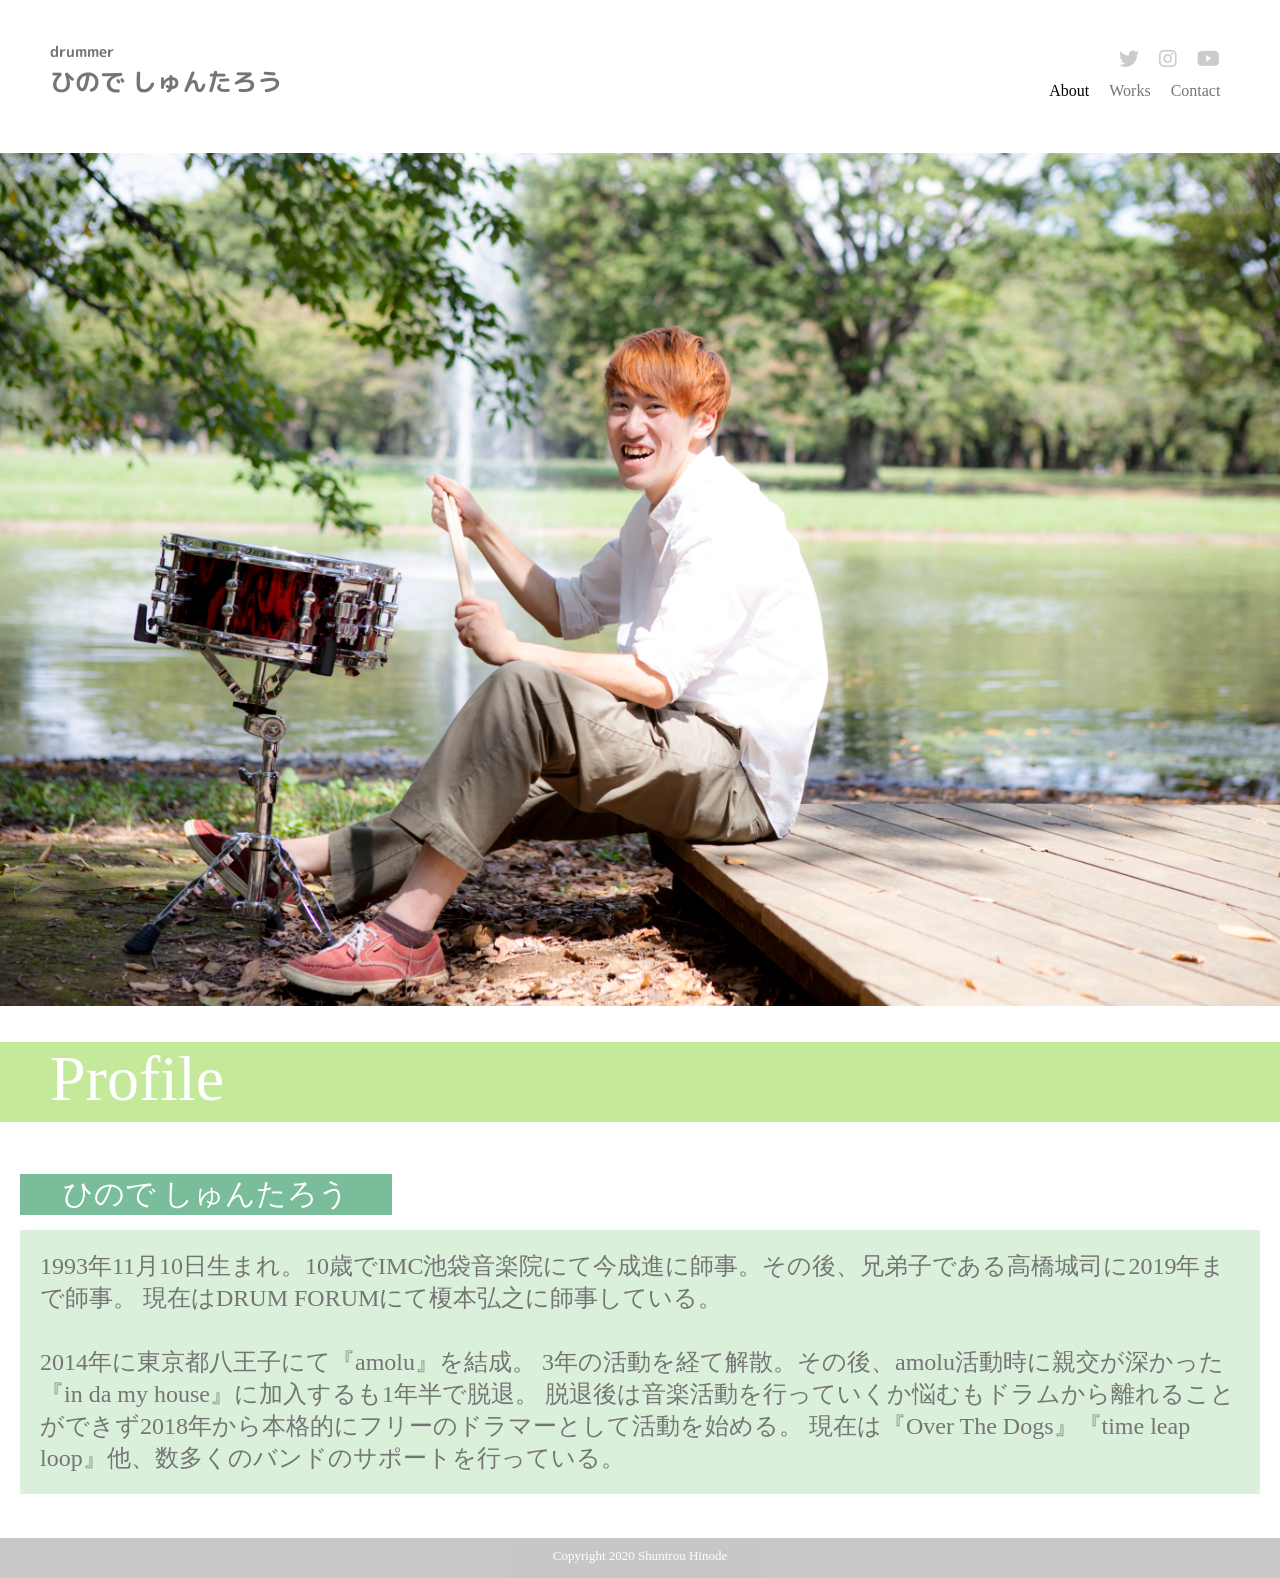
<file: about.html>
<!DOCTYPE html>
<html lang="ja">
<head>
    <meta charset="UTF-8">
    <link rel="stylesheet" href="style2.css">
    <link rel="stylesheet" href="style3.css">
    <title>ひので しゅんたろう</title>
    <meta name=”viewport” content=”width=device-width,initial-scale=1.0″>
    <link href="https://use.fontawesome.com/releases/v5.6.1/css/all.css" rel="stylesheet">
    <link href="https://fonts.googleapis.com/css?family=M+PLUS+Rounded+1c" rel="stylesheet">
</head>
<body>
  <header>
    <div class ="wf-roundedmplus1c logo" ><p>drummer</p><a href="drum.html">ひので しゅんたろう</div></a>
    <nav>
      <ul class ="sns">
        <li><a href = "https://twitter.com/drumnode"><i class="fab fa-twitter"></i></a></li>
        <li><a href = "https://www.instagram.com/drumnode/"><i class="fab fa-instagram"></i></a></li>
        <li><a href = "https://www.youtube.com/channel/UCMM3TP7CQodtsTiZH_EDlDg"><i class="fab fa-youtube"></i></a></li>
      </ul>
      <ul class ="menu">
        <li class="about">About</li>
        <li ><a href="works.html">Works</a></li>
        <li><a href="contact.html">Contact</a></li>
      </ul>
    </nav>
    </header>

    <main>
      <div class="pro_photo">
        <img src="pro.jpg">
      </div>
      <div class="bar">Profile</div>

      <div class="profile_box">
        <div class ="profile">
          <div class="name">ひので しゅんたろう</div>
          <div class="pro_message">1993年11月10日生まれ。10歳でIMC池袋音楽院にて今成進に師事。その後、兄弟子である高橋城司に2019年まで師事。
            現在はDRUM FORUMにて榎本弘之に師事している。<br><br>2014年に東京都八王子にて『amolu』を結成。
            3年の活動を経て解散。その後、amolu活動時に親交が深かった『in da my house』に加入するも1年半で脱退。
            脱退後は音楽活動を行っていくか悩むもドラムから離れることができず2018年から本格的にフリーのドラマーとして活動を始める。
            現在は『Over The Dogs』『time leap loop』他、数多くのバンドのサポートを行っている。
            </div>
            </div>


    </main>
    <footer>
        <div>
          <p>Copyright 2020 Shuntrou Hinode
        </div>

    </footer>
    </body>
</file>
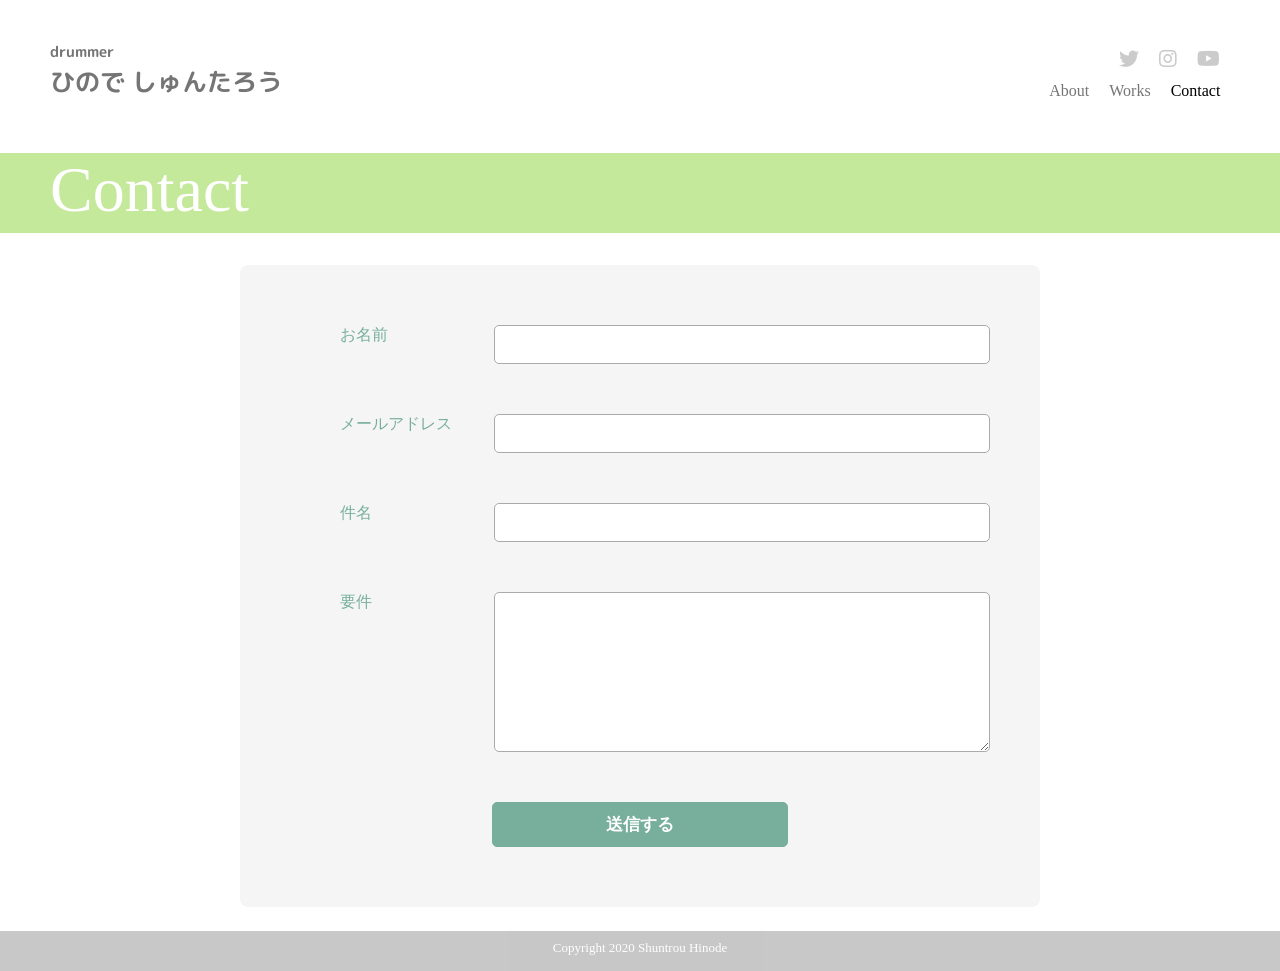
<file: contact.html>
<!DOCTYPE html>
<html lang="ja">
<head>
    <meta charset="UTF-8">
    <link rel="stylesheet" href="style2.css">
      <link rel="stylesheet" href="style5.css">
    <title>ひので しゅんたろう</title>
    <meta name=”viewport” content=”width=device-width,initial-scale=1.0″>
    <link href="https://use.fontawesome.com/releases/v5.6.1/css/all.css" rel="stylesheet">
    <link href="https://fonts.googleapis.com/css?family=M+PLUS+Rounded+1c" rel="stylesheet">
</head>
<body>
  <header>
    <div class ="wf-roundedmplus1c logo" ><p>drummer</p><a href="drum.html">ひので しゅんたろう</div></a>
    <nav>
      <ul class ="sns">
        <li><a href = "https://twitter.com/drumnode"><i class="fab fa-twitter"></i></a></li>
        <li><a href = "https://www.instagram.com/drumnode/"><i class="fab fa-instagram"></i></a></li>
        <li><a href = "https://www.youtube.com/channel/UCMM3TP7CQodtsTiZH_EDlDg"><i class="fab fa-youtube"></i></a></li>
      </ul>
      <ul class ="menu">
        <li><a href="about.html">About</a></li>
        <li><a href="works.html">Works</a></li>
        <li class='contact'>Contact</li>
      </ul>
    </nav>
    </header>

    <main>
    <div class ="bar">Contact</div>


    <form method="POST" action="blog.php">
      <div class="contact_form">

      <div class="item">
      <label for="name" class="labels">お名前</label>
      <input class="inputs" id="name" type="text" name="yourname">
      </div>
      <div class="item">
      <label for="mail" class="labels">メールアドレス</label>
      <input class="inputs" id="mail" type="email" name="mail">
      </div>
      <div class="item">
      <label for="title" class="labels">件名</label>
      <input id="title" class="inputs" type="text" name="title">
      </div>
      <div class="item">
      <label for="comment" class="labels">要件</label>
      <textarea id="comment" name="comment" class="inputs"></textarea>
      </div>
      <div class="btn-area">
      <input class="inputs btn" type="submit" value="送信する">
    </div>
    </form>
  </div>



    </main>
    <footer>
        <div>
          <p>Copyright 2020 Shuntrou Hinode
        </div>

    </footer>
    </body>
</file>
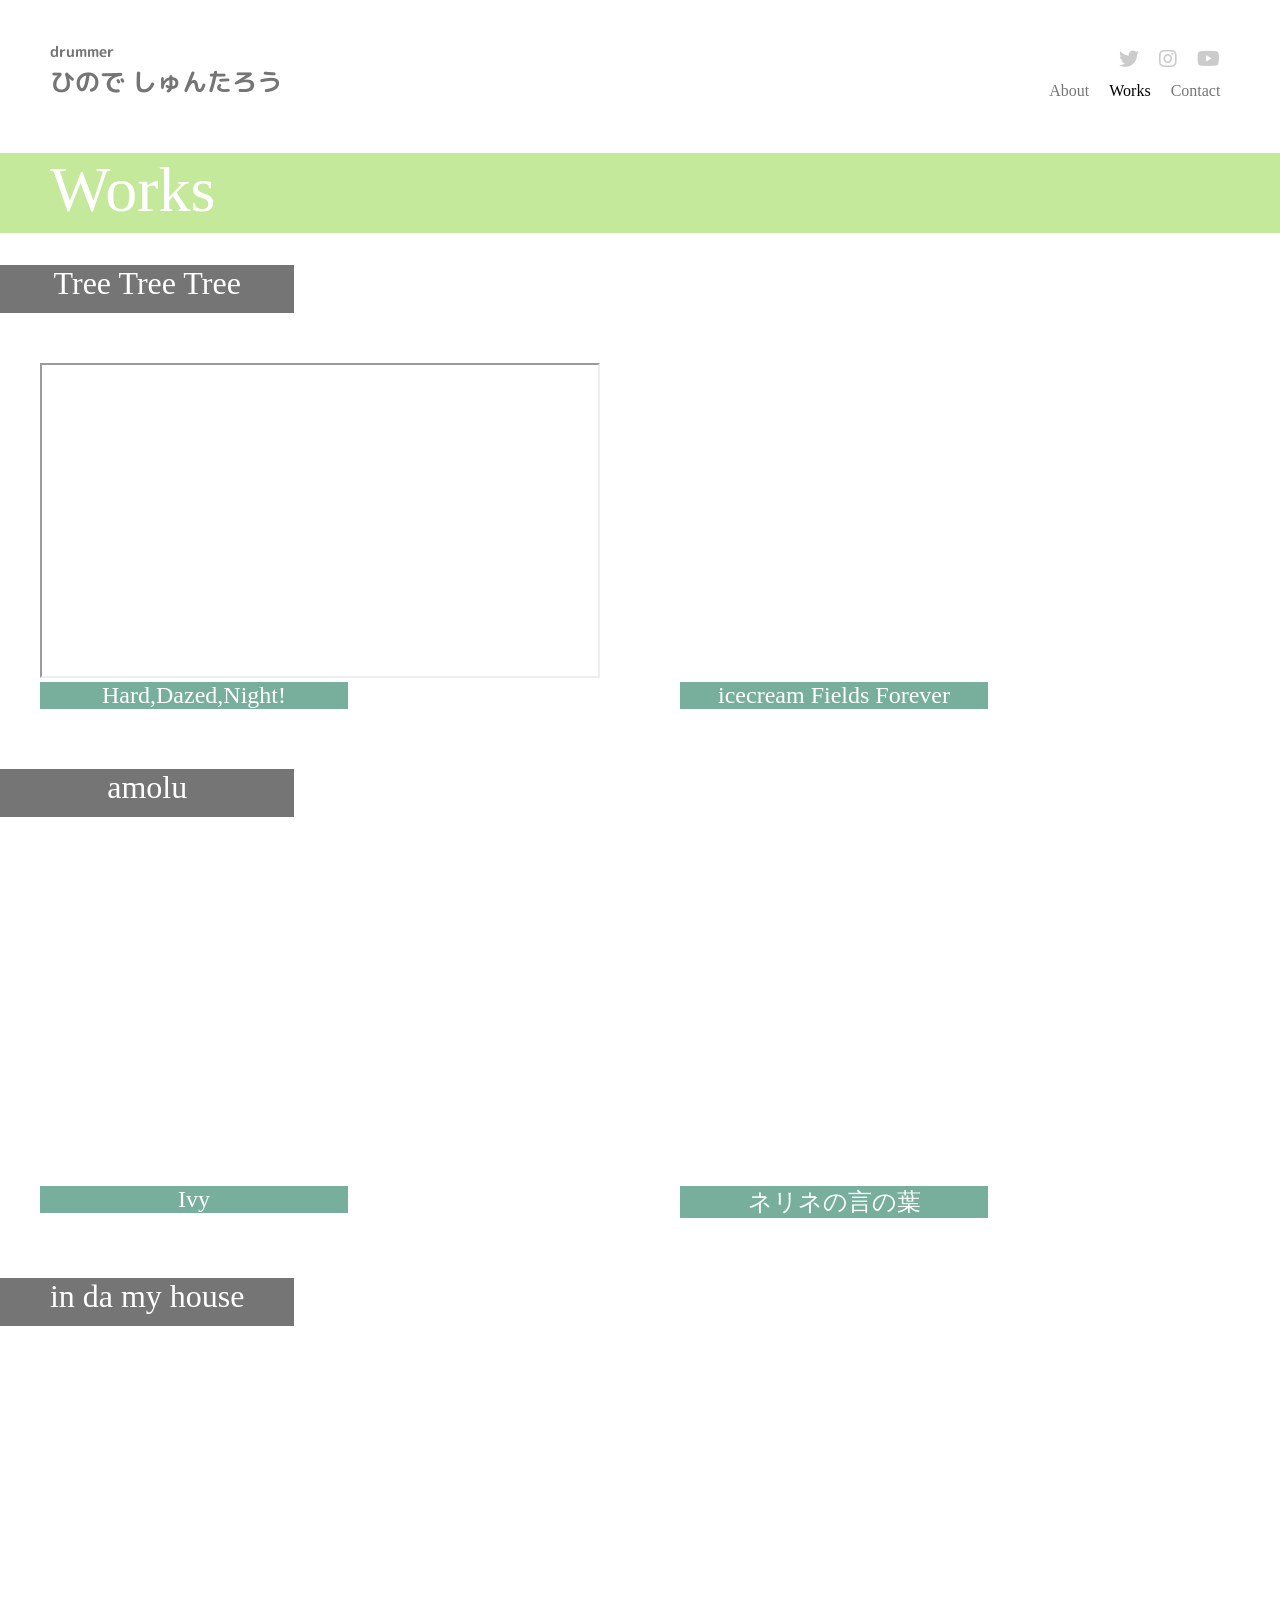
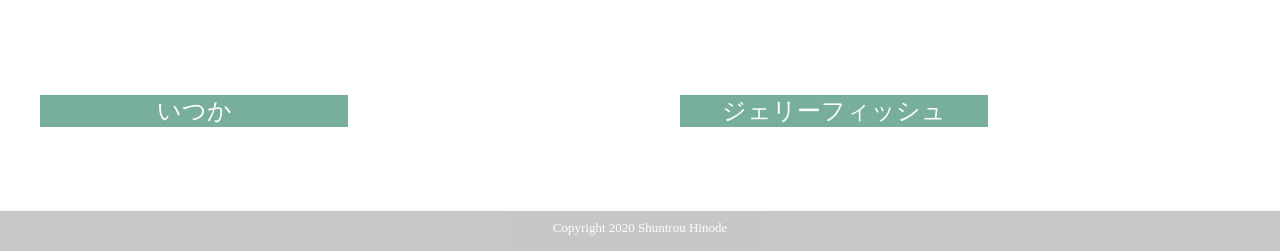
<file: works.html>
<!DOCTYPE html>
<html lang="ja">
<head>
    <meta charset="UTF-8">
    <link rel="stylesheet" href="style2.css">
    <link rel="stylesheet" href="style4.css">
    <title>ひので しゅんたろう</title>
    <meta name=”viewport” content=”width=device-width,initial-scale=1.0″>
    <link href="https://use.fontawesome.com/releases/v5.6.1/css/all.css" rel="stylesheet">
    <link href="https://fonts.googleapis.com/css?family=M+PLUS+Rounded+1c" rel="stylesheet">
</head>
<body>
  <header>
    <div class ="wf-roundedmplus1c logo" ><p>drummer</p><a href="drum.html">ひので しゅんたろう</div></a>
    <nav>
      <ul class ="sns">
        <li><a href = "https://twitter.com/drumnode"><i class="fab fa-twitter"></i></a></li>
        <li><a href = "https://www.instagram.com/drumnode/"><i class="fab fa-instagram"></i></a></li>
        <li><a href = "https://www.youtube.com/channel/UCMM3TP7CQodtsTiZH_EDlDg"><i class="fab fa-youtube"></i></a></li>
      </ul>
      <ul class ="menu">
        <li><a href="about.html">About</a></li>
        <li class="works">Works</li>
        <li><a href="contact.html">Contact</a></li>
      </ul>
    </nav>
    </header>
    <main>
      <div class ="bar">Works</div>

      <div class="box_name">Tree Tree Tree</div>
      <div class="main_mv_box">
        <div class="mv_box1">
          <iframe width="560" height="315" src="https://www.youtube.com/embed/Rzg_wfhpS7I?rel=0" frameborder="1" allow="accelerometer; autoplay; clipboard-write; encrypted-media; gyroscope; picture-in-picture" allowfullscreen></iframe>
        <div class="mv_name">Hard,Dazed,Night!</div>

        </div>

        <div class="mv_box">
          <iframe width="560" height="315" src="https://www.youtube.com/embed/n0AXidw7oIM" frameborder="0" allow="accelerometer; autoplay; clipboard-write; encrypted-media; gyroscope; picture-in-picture" allowfullscreen></iframe>
          <div class="mv_name">icecream Fields Forever</div>

          </div>
            </div>

            <div class="box_name">amolu</div>
            <div class="main_mv_box">
            <div class="mv_box">
            <iframe width="560" height="315" src="https://www.youtube.com/embed/m3dnFEZ5i7c" frameborder="0" allow="accelerometer; autoplay; clipboard-write; encrypted-media; gyroscope; picture-in-picture" allowfullscreen></iframe>
            <div class="mv_name">Ivy</div>
            </div>
            <div class="mv_box">

              <iframe width="560" height="315" src="https://www.youtube.com/embed/oht5hO-zp1A" frameborder="0" allow="accelerometer; autoplay; clipboard-write; encrypted-media; gyroscope; picture-in-picture" allowfullscreen></iframe>
              <div class="mv_name">ネリネの言の葉</div>

              </div>
              </div>
              <div class="box_name">in da my house</div>

                <div class="main_mv_box">

              <div class="mv_box">

                <iframe width="560" height="315" src="https://www.youtube.com/embed/6d0p_aemi2E" frameborder="0" allow="accelerometer; autoplay; clipboard-write; encrypted-media; gyroscope; picture-in-picture" allowfullscreen></iframe>
                <div class="mv_name">いつか</div>
                </div>
                <div class="mv_box">

                  <iframe width="560" height="315" src="https://www.youtube.com/embed/KfAosztHGP0" frameborder="0" allow="accelerometer; autoplay; clipboard-write; encrypted-media; gyroscope; picture-in-picture" allowfullscreen></iframe>
                  <div class="mv_name">ジェリーフィッシュ</div>

                  </div>
                  </div>

        </main>
        <footer>
            <div>
              <p>Copyright 2020 Shuntrou Hinode
            </div>

        </footer>
        </body>
</file>
<file: style2.css>
@charset "UTF-8";
*
{
  margin:0;
  padding:0;
  box-sizing: border-box;
}

header
{
  position: relative;
  height: 100px;
  width: 93%;
}

li
{
  padding: 0 10px ;
}
.sns
{
  bottom:30px;
  right:-40px;
}
ul
{
  list-style: none;
  display: flex;
  flex-direction:row;
  position:absolute;

  right:-40px;
  bottom:0;
  color: #757575;
}
.logo
{
  position: absolute;
  left:50px;
  font-weight: bold;
  font-size: 25px;
  bottom:0;
  color: #757575;
}
.logo > p
{
  font-size: 15px;
}
.wf-roundedmplus1c
{
  font-family: "M PLUS Rounded 1c";
}
.fab
{
  color: #000000;
  font-size: 20px;
  margin:0;
  opacity: 0.2;
}
.fab:hover
{
  opacity: 1;
}
.menu  a
{
  text-decoration:none;
  color: #757575;
}
.menu a:hover
{
  text-decoration: underline;
  color: #000;
}
main
{
  position: relative;
  padding: 1.5rem 0;
}

.photo
{

  position: absolute;
  height: auto;
  bottom:0;
}
#box
{
  position:relative;
  height: auto;
  margin: 1.8rem 0 2rem 0;
}
.photo1
{
  position: relative;
  width: 100%;

}
.a
{
  width: 100%;
  position: relative;
  height: auto;
  background: #000;
}
.filter
{
  display: block;


}

.line1
{
padding:20px;
position: absolute;
margin: auto 0;
left:40px;
bottom: 3rem;
width:35vw;

}

#concept
{
  position: relative;
  text-align: center;
  height: auto;
  z-index: 1;
  bottom:20rem;
}

.concept_title
{


  color:#fff;
  position: relative;
  font-size: 2vw;
  width:28vw;
  padding:5px 10px;
  z-index: 2;
  text-shadow: -1px -1px 3px #000;


}

.color_box
{
  background-color: #fffffa;
  padding: 30px 0 ;
  position: relative;
  border: 1px solid;


}
.link
{
  text-decoration: none;
}
.photo
{

  position:absolute;
  bottom:0;
  right:0;
  padding: 50px 0 ;
}
.concept_message
{
  position: relative;
  font-size: 1rem;
  height: auto;
  line-height: auto;
  text-align:left;
  padding: 30px 0px 30px 10px;
  color : #fff;
    text-shadow: -1px -1px 3px #000;

}

.mainphoto
{
  text-align:center;
  width:100%;
  z-index:1;
}
.content > h2
{
  text-align: center;
  margin:20px;
}
.b
{
  position: absolute;
  height: auto;
  width: 5rem;
  border: 1px solid;
  bottom :0;
  right:0px;
}
.line2
{
  width:20%;
  position: relative;
  left:0;

}
.line2::before
{
  position: absolute;
  background: #f00;
  content: "";

  bottom:1rem;
  top:1rem;
  left:1rem;
  right: 1rem;
  width:auto;
  height: auto;
  opacity: 0.4;
}
.line2::after
{
  position: absolute;
  background: rgb(247, 217, 12);
  content: "";
  bottom:3rem;
  top:3rem;
  left:3rem;
  right: 3rem;
  width:auto;
  height: auto;
  opacity: 0.4;
}
.bar
{
    margin: 1.8rem 0 2rem 0;
    background-color: #C5E99b;
    height: 5rem;
    font-size: 4rem;
    color: #fff;
    padding-left:50px;
}
.bar-style
{
  margin-bottom:5rem;
    background-color: #C5E99b;
}
.service
{
  width:100%;
  display: flex;
  flex-direction: row;
  justify-content: space-around;

}
video
{
  width: 100%;
}
.box
{
    width: 30%;
    text-align: center;
    margin-bottom: 50px;

}

.box_title
{
    font-weight: bold;
    font-size: 20px;
    margin-bottom: 15px;
    text-align: left;
    padding-left: 15px;

    width: 60%;
    background: #77AF9C;
    color: #fff;
}
.box p
{
  text-align:left;
  margin-top: 17px;
  color: #333333;
  font-size: 0.9rem;
  width: auto;

}


footer
{
  background:#757575;
  opacity: 0.4;
  height: 2.5rem;
  position: relative;
}
footer  p
{
  color:#fff;
  font-size: 13px;

}
footer > div
{

text-align: center;
  padding-top:0.6rem;

}
</file>
<file: style3.css>
@charset "UTF-8";

.logo  a
{
  text-decoration:none;
  color: #757575;

}
.logo a:hover
{
  color:#000;
}
.about
{
  color:#000;

}
.pro_photo
{
  width: 100%;
  margin: 1.8rem 0 2rem 0;
}
.pro_photo >img
{
  width: 100%;
}
.profile_box
{
  position: relative;
  height: auto;
  width: 100%;
  color:#fff;
  font-size: 20px;
  padding: 20px;
}
.name
{
    font-size:30px;
    background-color:#79bd9a;
    width: 30%;
    text-align: center;
}
.pro_message
{
  margin-top: 15px;
  line-height: 2rem;
  width:auto;
  word-wrap: normal;
  color: #757575;
  padding: 20px;
  background-color: rgba(168, 219, 168, 0.42);
  font-size:1.5rem;

}
</file>
<file: style5.css>
@charset "UTF-8";

.logo  a
{
  text-decoration:none;
  color: #757575;

}
.logo a:hover
{
  color:#000;
}
.contact
{
  color:#000;
}
.contact_form
{
  margin: 0 auto;
  height: auto;
  position: relative;
  padding: 60px 30px;
  width:800px;
  color:#77AF9C;
  background: #f5f5f5;
  border-radius: 8px;
}
.form_title
{
  text-align: center;
  font-size:20px;
  margin-bottom: 20px;

}
.item
{
  display: flex;
  flex-direction: row;
  overflow: scroll;
  margin-bottom:50px ;
}
.labels
{
    width: 37%;
    padding-left: 70px;
    margin-right:20px;
}
.inputs
{
  width: 100%;
  margin-right: 20px;

}
input[type="text"],input[type="email"]
{
  border: solid 1px #aaa;
  border-radius: 5px;
  padding: 10px;
  font-size: 15px;
}
textarea
{
  border: solid 1px #aaa;
  border-radius: 5px;
  padding:10px;
  height:160px;
  font-size:15px;
}
.btn-area
{
  text-align: center;
}
.btn
{
  border-radius: 5px;
  border:1px solid #77AF9C;
  background-color:#77AF9C;
  color:#fff;
  font-size:17px;
  font-weight:bold;
  padding:10px 20px;
  margin: 0 5px;
  width: 40%;
}
</file>
<file: style4.css>
@charset "UTF-8";

.logo  a
{
  text-decoration:none;
  color: #757575;

}
.logo a:hover
{
  color:#000;
}
.works
{
  color:#000;
}
.bar
{
    margin: 1.8rem 0 2rem 0;
    background-color: #C5E99b;
    height: 5rem;
    font-size: 4rem;
    color: #fff;
    padding-left:50px;
}
.main_mv_box
{
  display: flex;
  flex-direction: row;
  justify-content: space-around;
  margin: 50px 0;
}
.box_name
{
  background-color: #757575;
  color: #fff;
  height: 3rem;
  font-size: 2rem;
  width: 23%;
  text-align: center;


}
.mv_name
{
  width:55%;
  font-size: 1.5rem;
  text-align: center;
  margin-bottom: 10px;
  color:#fff;
  background-color:#77AF9C;
}
</file>
